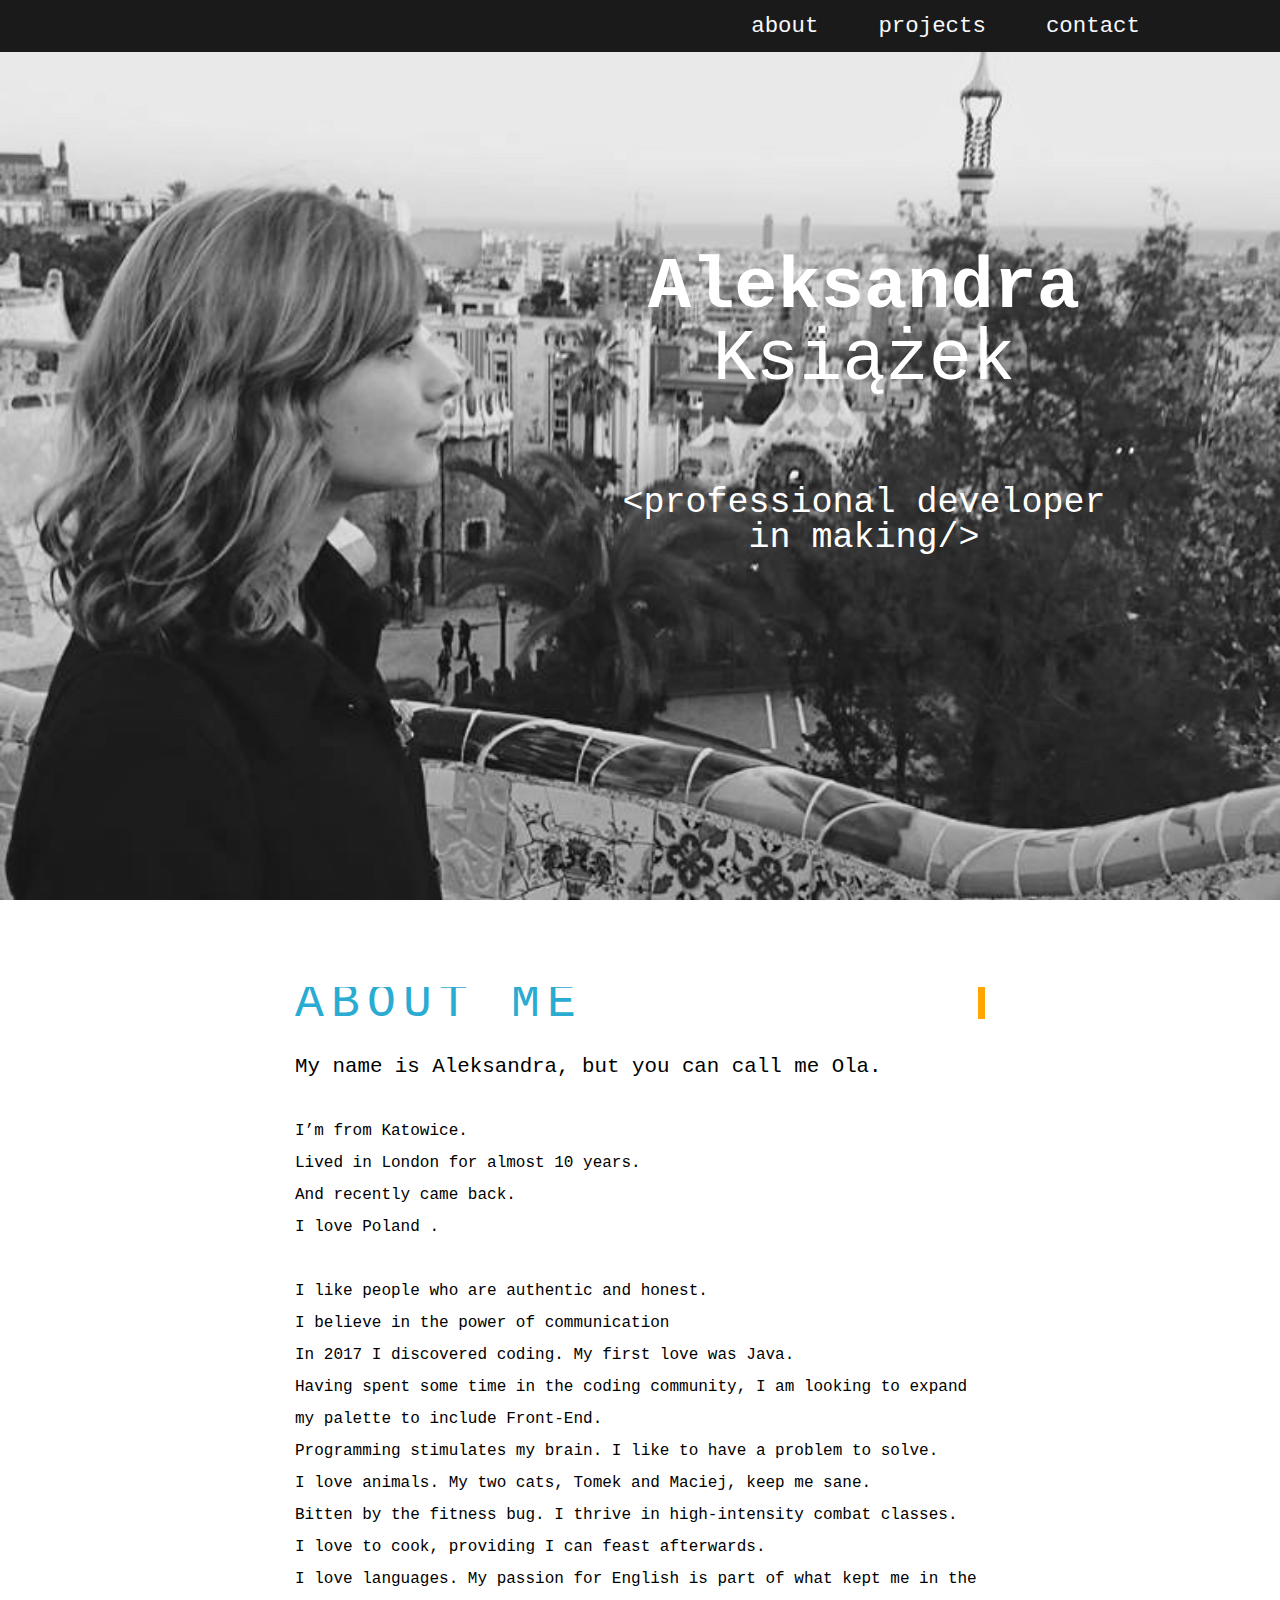
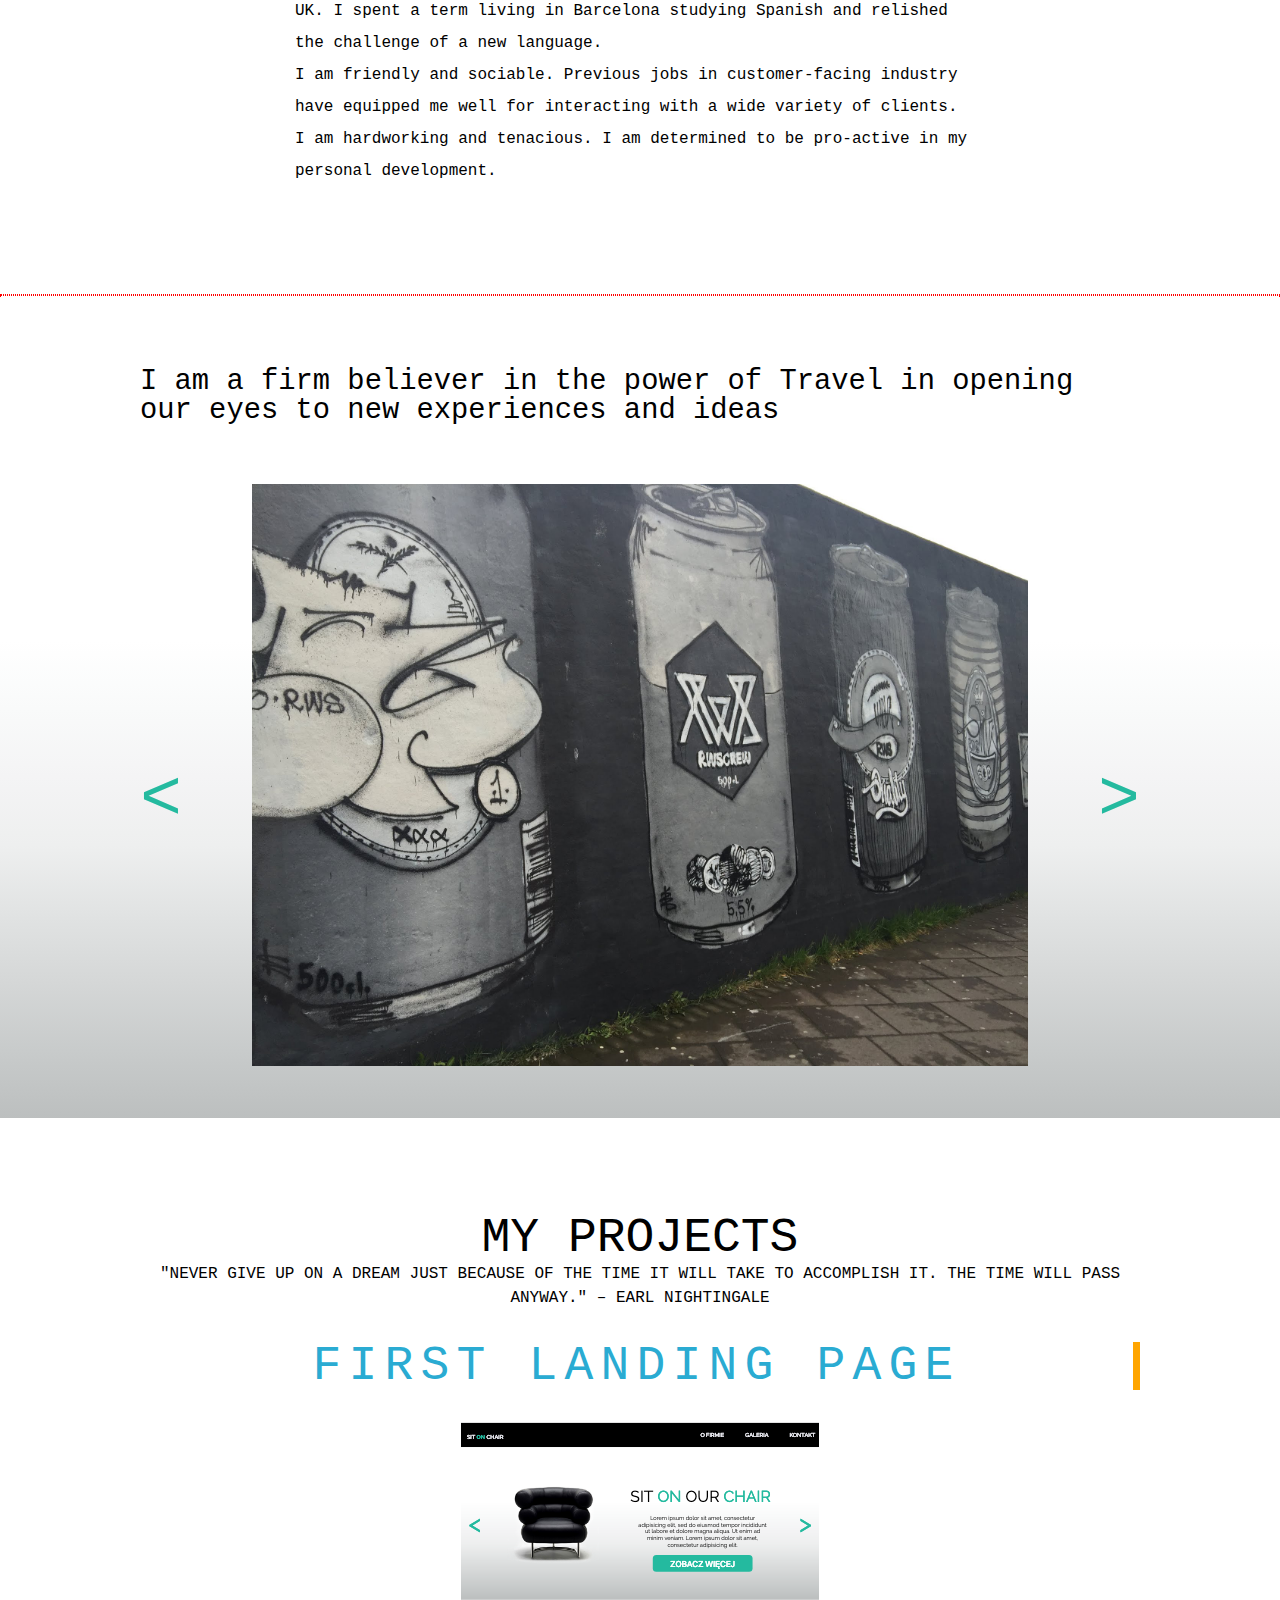
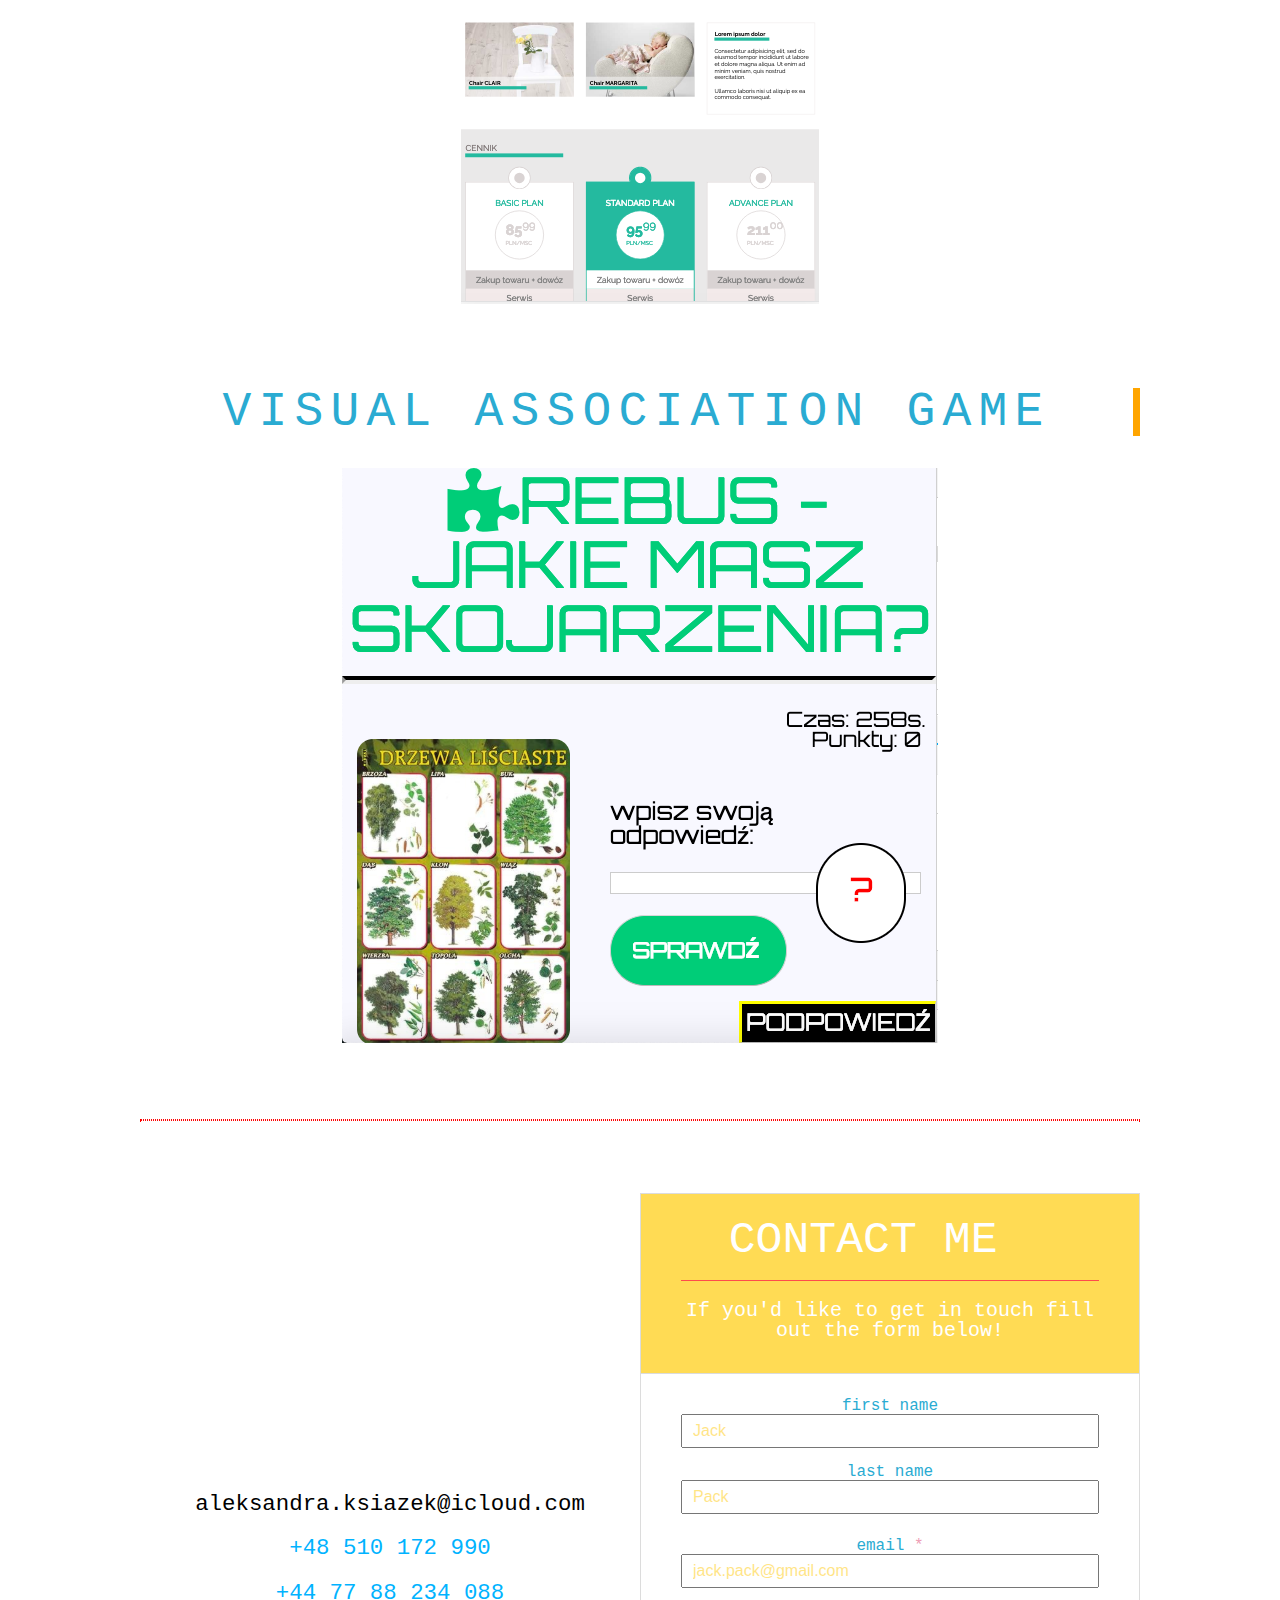
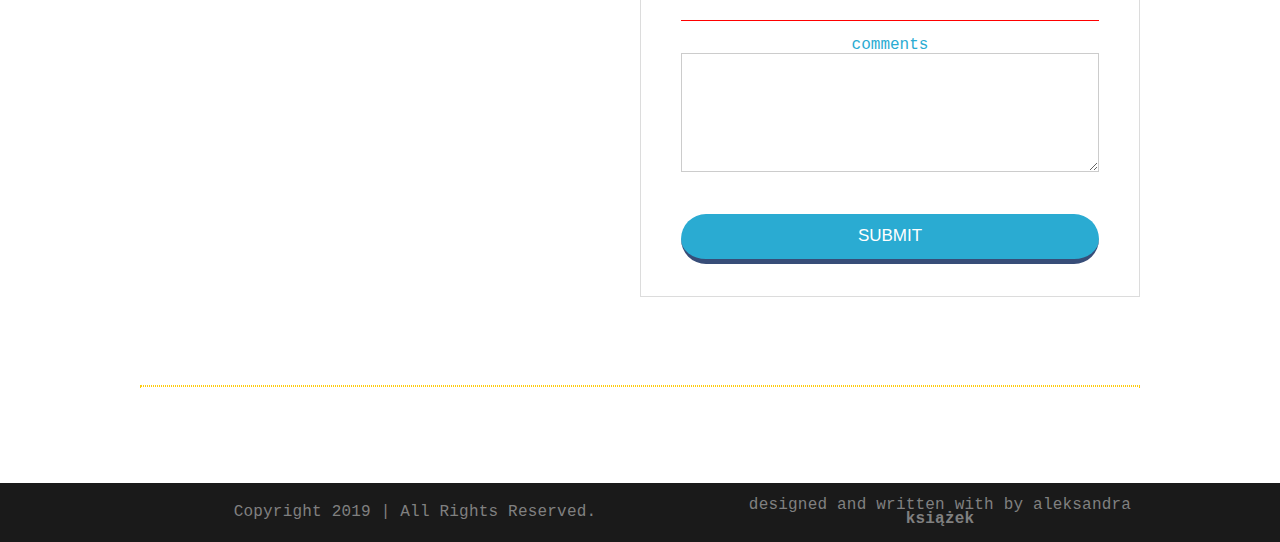
<file: index.html>
<!DOCTYPE html>
<html>
<head>
    <meta charset="utf-8">
    <link rel="stylesheet" type="text/css" href="css/reset.css">
    <link rel="stylesheet" type="text/css" href="css/style.css">
    <link rel="stylesheet" href="https://use.fontawesome.com/releases/v5.7.2/css/all.css" integrity="sha384-fnmOCqbTlWIlj8LyTjo7mOUStjsKC4pOpQbqyi7RrhN7udi9RwhKkMHpvLbHG9Sr" crossorigin="anonymous">
    <title>Aleksandra Ksiazek</title>
</head>
<body>

<!--NAVIGATION-->
<section>
    <nav class="nav-bar">
        <div class="container">
            <ul class="nav-list">
                <li class="nav-list-item">
                    <a class="nav-list-link" href="#about">about</a>
                </li>
                <li class="nav-list-item">
                    <a class="nav-list-link" href="#projects">projects</a>
                </li>
                <li class="nav-list-item">
                    <a class="nav-list-link" href="#contact">contact</a>
                </li>
            </ul>
        </div>
    </nav>
</section>

<!--SECTION HEADER-->
<section class="header-wrapper">
    <div class="zoominheader">
        <div class="heading zoomoutheader">
            <p class="welcome-name">
                Aleksandra <br/><span class="bold-welcome-name">Książek</span><i class="fas fa-cat"></i>
            </p>
            <p class="welcome-title"> &lt;professional developer <br> in making/&gt;</p>
        </div>
    </div>
</section>

<!--SECTION ABOUT-->
<section>
    <div id="about" class="section-main container">
        <h1 class="intro" >about me</h1>
        <br/>
        <h2 class="intro-par">My name is Aleksandra, but you can call me Ola.</h2>
        <br/>
        <p>I’m from Katowice.</p>
        <p>Lived in London for almost 10 years.</p>
        <p>And recently came back.</p>
        <p>I love Poland <i class="fas fa-heart"></i>.</p>
        <br/>
        <p>I like people who are authentic and honest.</p>
        <p>I believe in the power of communication</p>
        <p>In 2017 I discovered coding. My first love was Java.</p>
        <p>Having spent some time in the coding community, I am looking to expand my palette to include Front-End.</p>
        <p>Programming stimulates my brain. I like to have a problem to solve.</p>
        <p>I love animals. My two cats, Tomek and Maciej, keep me sane.</p>
        <p>Bitten by the fitness bug. I thrive in high-intensity combat classes.</p>
        <p>I love to cook, providing I can feast afterwards.</p>
        <p>I love languages. My passion for English is part of what kept me in the UK. I spent a term living in Barcelona studying Spanish and relished</p>
        <p>the challenge of a new language.</p>
        <p>I am friendly and sociable. Previous jobs in customer-facing industry have equipped me well for interacting with a wide variety of clients.</p>
        <p>I am hardworking and tenacious. I am determined to be pro-active in my personal development.
    </div>
    <hr>
</section>

<!--SLIDER-->
<section class="slider_section">
    <div class="container slider_section_div">
        <p class="slider-info">I am a firm believer in the power of Travel in opening our eyes to new experiences and ideas</p>
        <div class="flex-container-slider">
            <div id="prevPicture">&lt;</div>

            <div class="slider_box">
                <ul class="slider">
                    <li><img src="images/slider1.JPG" alt="" class="slide"></li>
                    <li><img src="images/slider2.JPG" alt="" class="slide"></li>
                    <li><img src="images/slider3.JPG" alt="" class="slide"></li>
                    <li><img src="images/slider4.JPG" alt="" class="slide"></li>
                    <li><img src="images/slider5.JPG" alt="" class="slide"></li>
                    <li><img src="images/slider8.JPG" alt="" class="slide"></li>
                    <li><img src="images/slider9.JPG" alt="" class="slide"></li>
                    <!--<li><img src="images/slider10.JPG" alt="" class="slide"></li>-->
                </ul>
            </div>

            <div id="nextPicture">&gt;</div>
        </div>
    </div>
</section>

<!--PORTFOLIO-->
<section>
    <div id="projects" class="portfolio container">
        <p class="project-intro">MY PROJECTS</p>
        <blockquote id="quote">"NEVER GIVE UP ON A DREAM JUST BECAUSE OF THE TIME IT WILL TAKE TO ACCOMPLISH IT. THE TIME WILL PASS ANYWAY." – EARL NIGHTINGALE</blockquote>
        <br/>
        <br/>
        <p class="project-title">first landing page</p>
        <div class="puzzle-container-first">
            <a href="sitOnChair/index.html" target="_blank"><img id="landing-page-img" src="images/sitonchair.png"></a>
        </div>
        <br/>
        <p class="project-title">visual association game</p>
        <br/>
        <br/>
        <div class="puzzle-container-second">
            <a href="puzzle/index.html" target="_blank"><img id="puzzle-game-img" src="images/puzzleimg.png"></a>
        </div>
        <hr/>
    </div>
</section>

<!--CONTACT FORM-->
<div id="contact" class="flex-container container">
    <div class="media_images">
        <i class="far fa-envelope fa-3x"></i>
        <a id="email-link" href="mailto:aleksandra.ksiazek@icloud.com"><p class="contact-info">aleksandra.ksiazek@icloud.com</p></a>
        <a class="telephone-number" href="tel:0048510172990"><p class="contact-info">+48 510 172 990</p></a>
        <a class="telephone-number" href="tel:00447788234088"><p class="contact-info">+44 77 88 234 088</p></a>
        <div class="images">
            <a href="https://pl.pinterest.com/olaksiazek/" target="_blank"><i class="fab fa-pinterest"></i></a>
            <a href="#"><i class="fab fa-twitter"></i></a>
            <a href="https://github.com/aleksandramaria/" target="_blank"><i class="fab fa-github"></i></a>
            <a href="https://github.com/aleksandramaria/" target="_blank"><i class="fab fa-instagram"></i></a>
        </div>
    </div>
    <div class="form-container">
        <div class="row header">
            <h1>CONTACT ME &nbsp;</h1>
            <h3>If you'd like to get in touch fill out the form below!</h3>
        </div>
        <div class="row body">
            <form action="#">
                <ul>
                    <li>
                        <p class="left">
                            <label>first name
                                <input type="text" name="first_name" placeholder="Jack"/>
                            </label>
                        </p>
                        <p class="pull-right">
                            <label>last name
                                <input type="text" name="last_name" placeholder="Pack" />
                            </label>
                        </p>
                    </li>

                    <li>
                        <p class="email">
                            <label>email <span class="req">*</span>
                                <input type="email" name="email" placeholder="jack.pack@gmail.com" />
                            </label>
                        </p>
                    </li>
                    <li><div class="divider"></div></li>
                    <li>
                        <label>comments
                            <textarea cols="48" rows="7" name="comments"></textarea>
                        </label>
                    </li>

                    <li>
                        <input class="btn btn-submit" type="submit" value="Submit" />
                    </li>
                </ul>
            </form>
        </div>
    </div>
</div>

<div class="container">
    <hr class="after-form-divider">
</div>


<!--FOOTER-->
<section class="footer">
    <footer>
        <div class="container display">
            <div class="footer_left">
                <p class="copyright">Copyright 2019 | All Rights Reserved. </p>
            </div>
            <div class="footer_right">
                <p>designed and written with <i class="fas fa-heart"></i> by aleksandra <span class="bold">książek</span></p>
            </div>
        </div>
    </footer>
</section>

<script
        src="http://code.jquery.com/jquery-2.2.4.min.js"
        integrity="sha256-BbhdlvQf/xTY9gja0Dq3HiwQF8LaCRTXxZKRutelT44="
        crossorigin="anonymous"></script>
<script src="js/main.js"></script>

</body>
</html>
</file>
<file: css/style.css>
* {
    box-sizing: border-box;
}

body {
    font-family: "Courier New", Courier, monospace;
    font-style: normal;
    font-weight: 300;
}

img, video, canvas {
    max-width: 100%;
}

.container {
    max-width: 1000px;
    margin: 0 auto;
    /*border: 1px solid black;*/
    text-align: center;
}

.display {
    display: flex;
    justify-content: space-between;
    align-items: center;
}

/*NAVIGATION*/
.nav-bar {
    background: #1a1a1a;
    width: 100%;
    padding: 15px 0;
    font-size: 1.4em;
}

.nav-list {
    display: flex;
    justify-content: flex-end;
}

.nav-list-item {
    list-style: none;
}

.nav-list-link {
    color: ghostwhite;
    text-decoration: none;
    margin-left: 60px;
}

a:hover {
    color: #2aabd2;
    font-weight: bold;
}

/*SECTION HEADER*/
.welcome-name {
    line-height: 1em;
    font-size: 4.5em;
    padding-left: 35vw;
    color: white;
    font-weight: bold;
}
.bold-welcome-name {
    font-weight: normal;
}

.welcome-title {
    font-size: 35px;
    padding-top: 10vh;
    padding-left: 35vw;
    color: white;
}

.header-wrapper {
    overflow: hidden;
    width:100%;
    height:100vh;
}

.zoominheader {
    width:100%;
    height:100vh;
    background-size: auto;
    background-attachment: fixed;
    background-repeat: repeat;
    position: relative;
    -webkit-user-select: none;
    -moz-user-select: none;
    -ms-user-select: none;
    -webkit-animation: zoomin 10s ease-in infinite;
    animation: zoomin 10s ease-in infinite;
    transition: all .5s ease-in-out;
    overflow: hidden;
}

.zoomoutheader {
    width:100%;
    height:100vh;
    text-align:center;
    background: none;
    -webkit-animation: zoomout 10s ease-in infinite;
    animation: zoomout 10s ease-in infinite;
    transition: all .5s ease-in-out;
    overflow: hidden;
}

.heading {
    height: 100vh;
    /*text-align: center;*/
    background: url(../images/cover-photo-b&w.jpeg) no-repeat center/cover;
    background-color: transparent;
    padding-top: 200px;
    padding-bottom: 100px;
    background-attachment: fixed;
}

@-webkit-keyframes zoomin {
    0% {transform: scale(1);}
    50% {transform: scale(1.5);}
    100% {transform: scale(1);}
}
@keyframes zoomin {
    0% {transform: scale(1);}
    50% {transform: scale(1.5);}
    100% {transform: scale(1);}
}

@-webkit-keyframes zoomout {
    0% {transform: scale(1);}
    50% {transform: scale(0.67);}
    100% {transform: scale(1);}
}
@keyframes zoomout {
    0% {transform: scale(1);}
    50% {transform: scale(0.67);}
    100% {transform: scale(1);}
}
hr {
    display: block;
    margin-top: 4.5em;
    margin-bottom: 4.5em;
    /*margin-left: auto;*/
    /*margin-right: auto;*/
    border: 1px dotted red;
    width: 100%;
}

/*SECTION ABOUT*/
.intro, .project-title {
    text-transform: uppercase;
    font-size: 3em;
    color: #2aabd2;
    animation-delay: 4s;
    overflow: hidden;
    white-space: nowrap;
    border-right: .15em solid orange;
    margin: 0 auto;
    letter-spacing: .15em;
    animation:
            typing 3.5s steps(40, end),
            blink-caret .75s step-end infinite;
}

@keyframes typing {
    from {
        width: 0 }
    to {
        width: 100% }
}

@keyframes blink-caret {
    from, to {
        border-color: transparent }
    50% {
        border-color: orange; }
}

.section-main h2 {
    font-size: 1.3em;
}

.section-main {
    margin-left: auto;
    margin-right: auto;
    font-size: 1em;
    line-height: 2em;
    max-width: 760px;
    margin-bottom: 3em;
    padding: 35px;
}

#about {
    text-align: left;
}

/*SLIDER*/

.slider-info {
    font-size: 1.8em;
    margin-bottom: 2em;
}

.flex-container-slider {
    display: flex;
    align-items: center;
}

.slider_section .container {
    text-align: left;
}

.slider_section {
    background: linear-gradient(to bottom, #ffffff, #ffffff, #ffffff, #ffffff, #ffffff, #f9fafa, #f4f4f5, #eeefef, #e1e3e3, #d5d7d7, #c8cbcb, #bcbfbf);;
    margin-top: 4em;
}

.slider_section_div {
    /*z-index: 1;*/
}

.slider-box {
}

.slider ul{
    list-style: none;
}

.slider li{
    display: none;
}

.slider .visible{
    display: inline-block;
}

#prevPicture {
    color: #24ba9f;
    display: block;
    font-size: 70px;
    outline: none;
    margin-right: 1em;
}

#nextPicture {
    color: #24ba9f;
    display: block;
    font-size: 70px;
    outline: none;
    margin-left: 1em;
}

/*PORTFOLIO*/
.portfolio {
    margin-top: 6em;
    margin-bottom: 4em;
}

#quote {
    line-height: 1.5em;
}

.project-intro {
    font-size: 3em;
}

.puzzle-container-first {
    margin-top: 2em;
    margin-bottom: 4em;
}

.puzzle-container-second {

}

.slider {
    padding-bottom: 3em;
}

/*CONTACT FORM*/
.media_images {
    display: flex;
    justify-content: space-around;
    flex-direction: column;
    width: 50%;
}

.contact-info {
    line-height: 2;
    font-size: 1.4em;
}

#email-link {
    text-decoration: none;
    color: black
}

.telephone-number {
    text-decoration: none;
    color: #00b3ff;
}

.images {
    margin-top: 1em;
}

.images a i {
    text-decoration: none;
    color: black;
}

.fab {
    font-size: 35px;
}

.flex-container {
    display: flex;
    align-items: center;
    justify-content: space-between;
    margin-top: 4em;
}

.form-container {
    max-width: 510px;
    min-width: 324px;
    background-color: #fff;
    width: 50%;
    border: 1px solid gainsboro;
    margin-bottom: 1.5em;
}

.row {
    width: 100%;
    margin: 0 0 1em 0;
    padding: 0 2.5em;
}

.row.header {
    padding: 1.5em 2.5em;
    border-bottom: 1px solid #ccc;
    background: #FFCC0D;
    color: #fff;
    opacity: 0.7;
}

.row.body {
    padding: .5em 2.5em 1em;
}

.pull-right {
    float: left;
    width: 100%;
}

.left {
    width: 100%;
}

.email {
    width: 100%;
}

.form-container h1 {
    font-weight: 300;
    /*display: inline-block;*/
    /*font-weight: 100;*/
    font-size: 2.8em;
    border-bottom: 1px solid red;
    margin: 0 0 0.1em 0;
    padding: 0 0 0.4em 0;
}

.form-container h3 {
    font-weight: 400;
    font-size: 1.25em;
    margin: 1em 0 0.4em 0;
}

::placeholder {
    color: #FFCC0D;
    opacity: 0.5;
}

.btn {
    font-size: 1.0625em;
    display: inline-block;
    padding: 0.74em 1.5em;
    margin: 1.5em 0 0;
    color: #fff;
    border-width: 0 0 0 0;
    border-bottom: 5px solid;
    text-transform: uppercase;
    border-bottom-color: #2aabd2;
    font-weight: 300;
    border-radius: 10em;
}

.btn:hover {
    background-color: #bfbfbf;
}

.btn.btn-submit {
    background-color: #2aabd2;
    border-bottom-color: #374d78;
}

.btn.btn-submit:hover {
    background-color: #5f7db6;
}

form {
    max-width: 100%;
    display: block;
}

form ul {
    margin: 0;
    padding: 0;
    list-style: none;
}

form ul li {
    margin: 0 0 0.25em 0;
    clear: both;
    display: inline-block;
    width: 100%;
}

form ul li:last-child {
    margin: 0;
}

form ul li p {
    margin: 0 auto;
    padding: 0;
    float: left;
}

/*form ul li p.right {*/
    /*float: right;*/
/*}*/

form ul li .divider {
    margin: 0.5em 0 0.5em 0;
    border: 0;
    height: 1px;
    width: 100%;
    display: block;
    background-color: red;
}

form ul li .req {
    color: #ee9cb4;
}

form label {
    display: block;
    margin: 0 0 0.5em 0;
    color: #2aabd2;
    font-size: 1em;
}

form input {
    width: 100%;
    margin: 0 0 0.5em 0;
    padding: 6px 10px;
    color: #555;
    font-size: 1em;
}

form textarea {
    border: 1px solid #ccc;
    padding: 6px 10px;
    width: 100%;
    color: #555;
}

.after-form-divider {
    border: 1px dotted #FFCC0D;
    margin-top: 4em;
    margin-bottom: 6em;
}

@media only screen and (max-width: 480px) {
    .pull-right {
        float: none;
    }

    input {
        width: 100%;
    }

    label {
        width: 100%;
        display: inline-block;
        float: left;
        clear: both;
    }

    li, p {
        width: 100%;
    }

    input.btn {
        margin: 1.5em 0 0.5em;
    }

    h1 {
        font-size: 2.25em;
    }

    h3 {
        font-size: 1.125em;
    }

    li small {
        display: none;
    }
}

/*FOOTER*/
.footer {
    font-size: 1em;
    padding: 15px 0;
    background: #1a1a1a;
    letter-spacing: 0.2px;
}

.footer_left {
    width: 55%;
}

.footer_right {
    font-size: 1em;
    width: 40%;
    color: gray;
    line-height: 0.9em;
}

footer span {
    font-weight: bold;
}

.copyright {
    color: gray;
}

.logo_left {
    color: gray;
}

.fa-heart {
    color: red;
}
</file>
